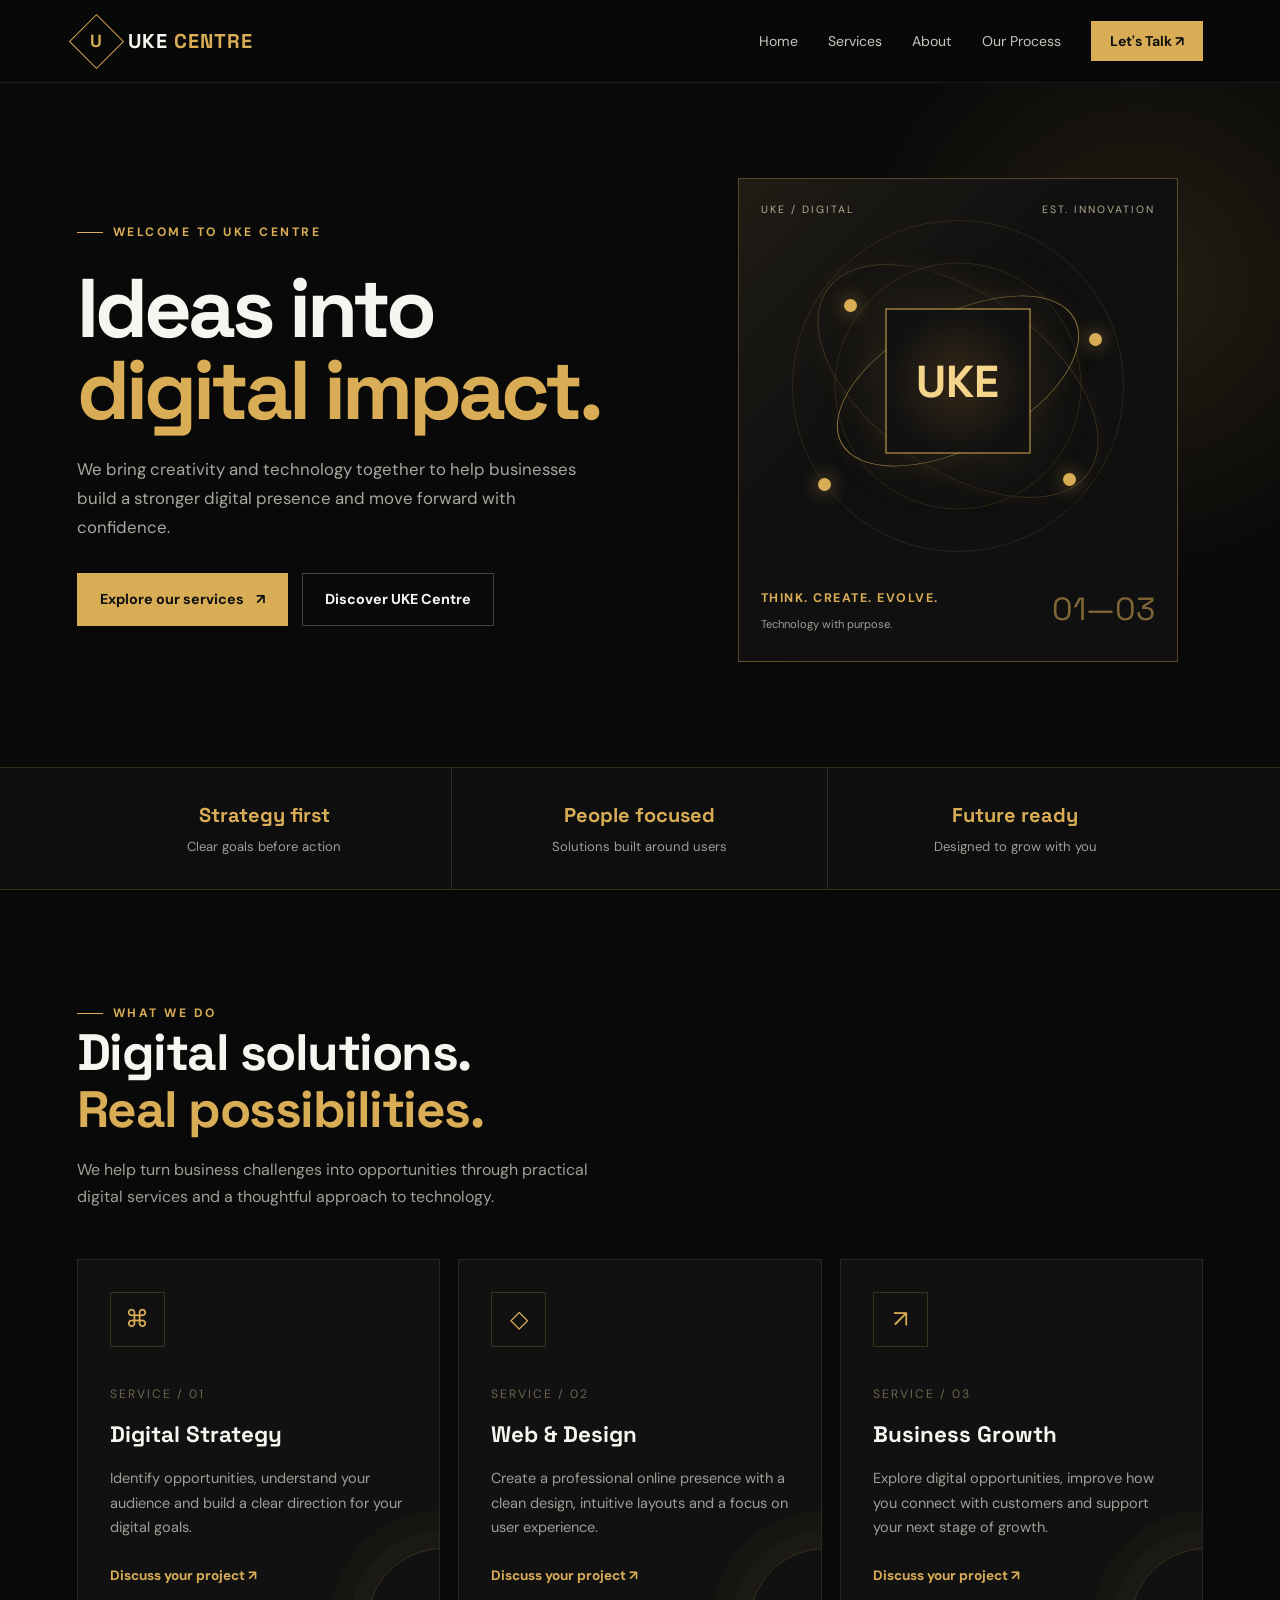
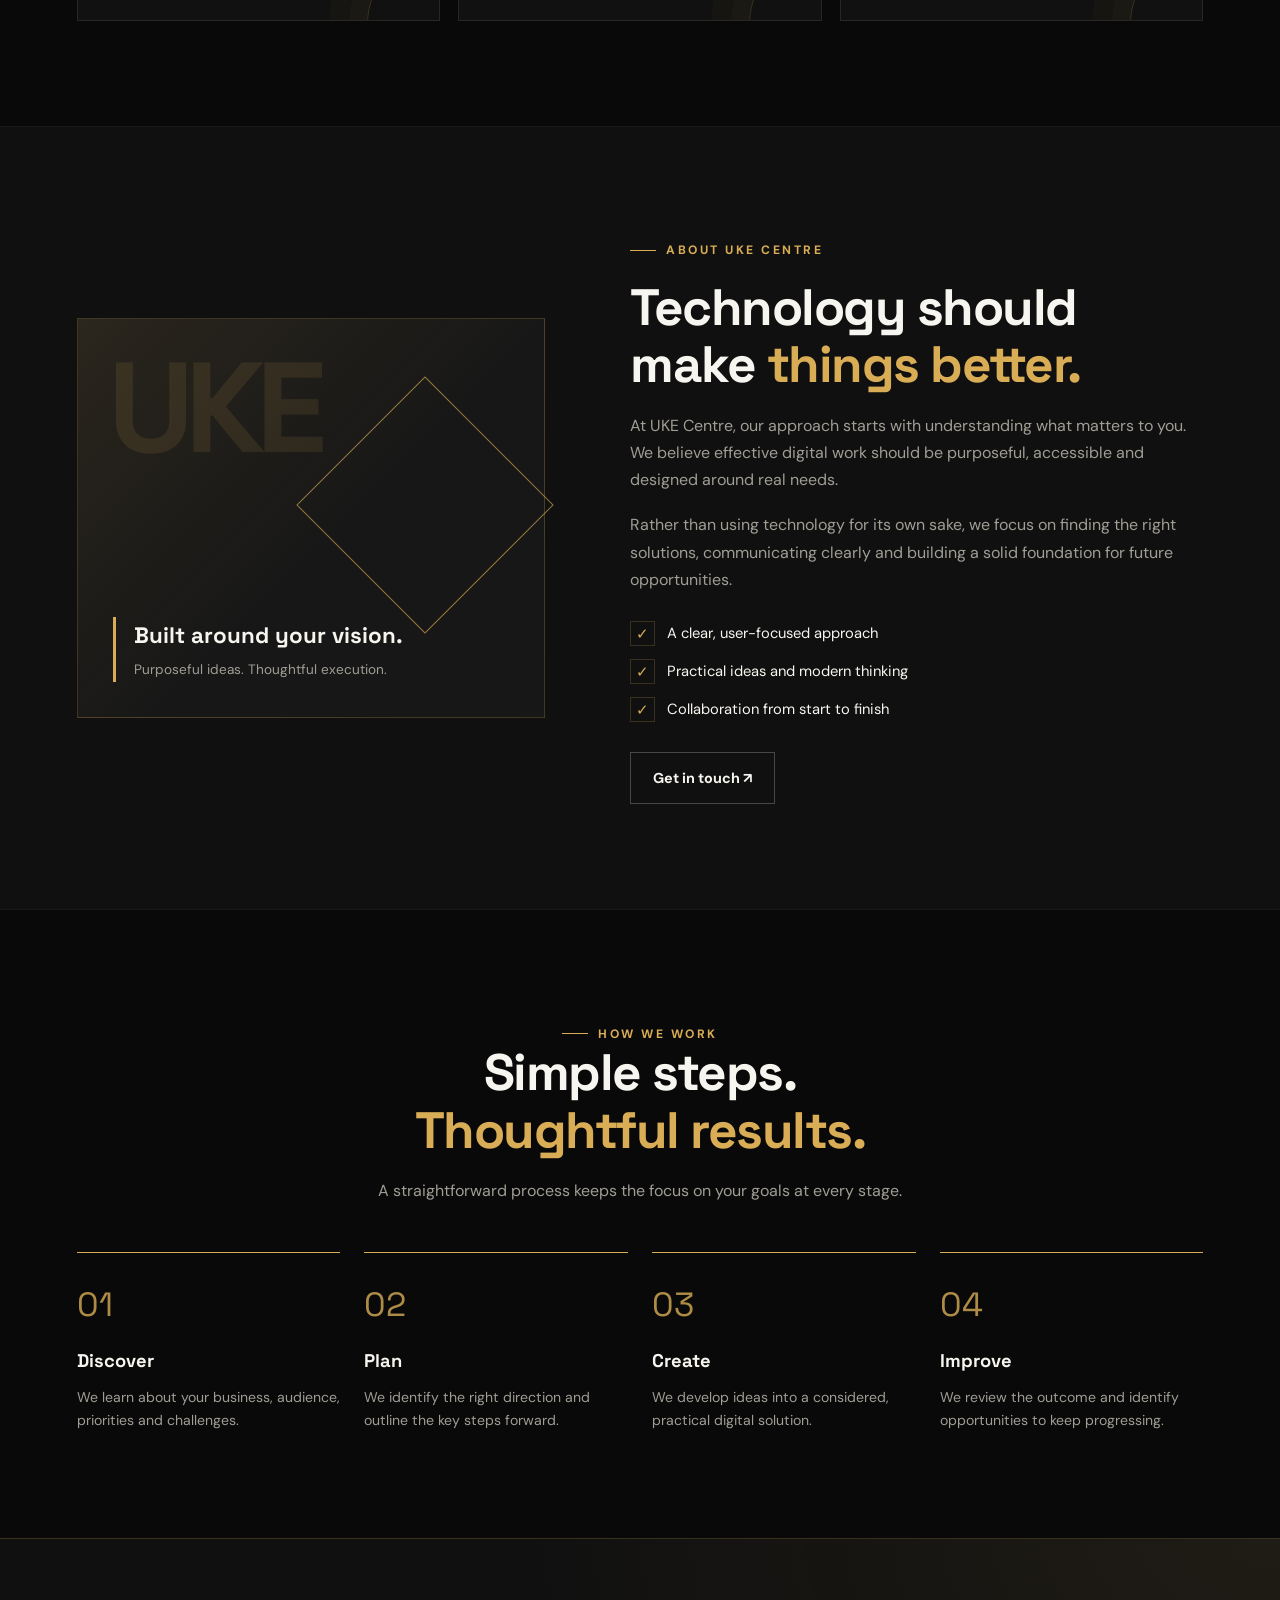
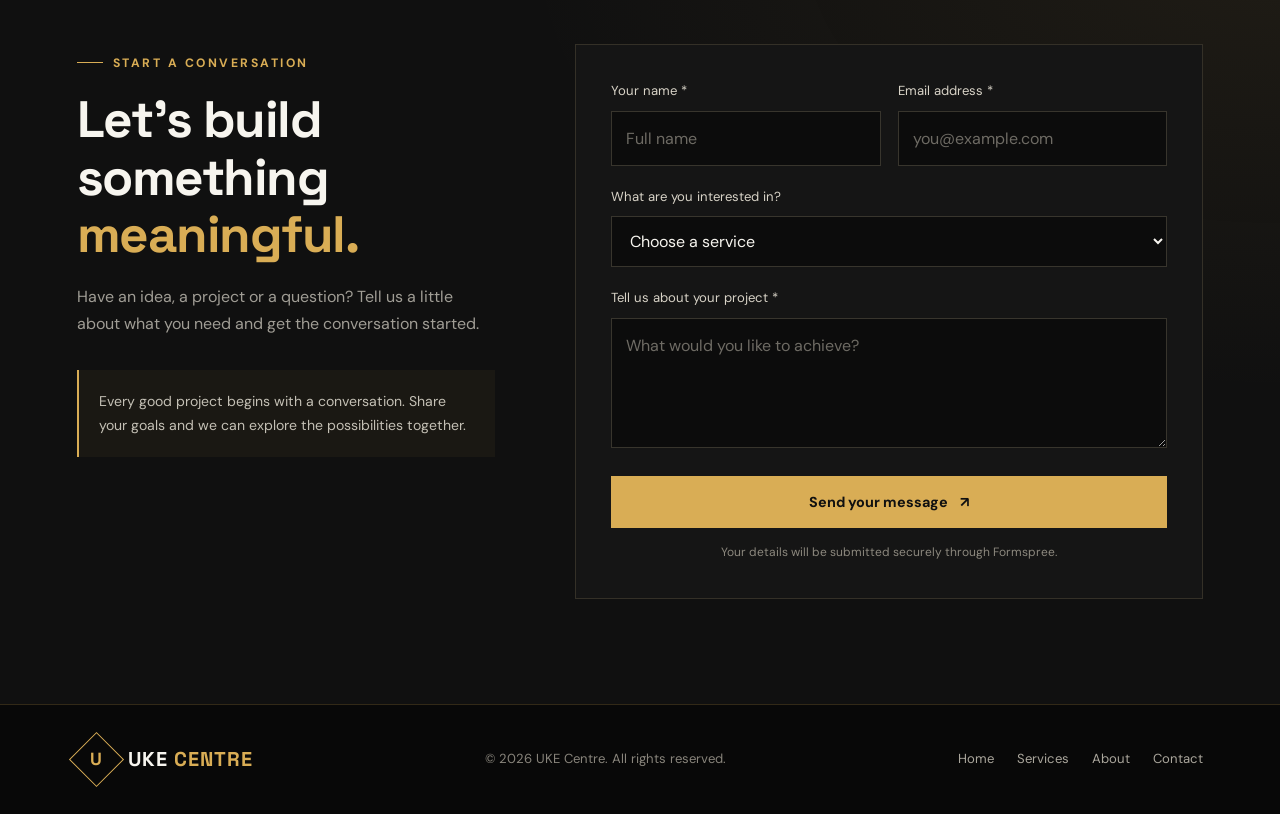
<file: index.html>
<!DOCTYPE html>
<html lang="en">
<head>
  <meta charset="UTF-8">
  <meta name="viewport" content="width=device-width, initial-scale=1.0">
  <meta name="theme-color" content="#080b12">
  <meta name="description" content="UKE Centre helps local businesses improve their digital presence through websites, social media content and practical business automation.">
  <meta name="google-site-verification" content="9gd80f7xpt3fOyl7hsOCejjf1IlKpAmHlDXnextJ7DM">
  <meta name="robots" content="index, follow">
  <title>UKE Centre | Digital Solutions for Growing Businesses</title>

  <style>
    @import url('https://fonts.googleapis.com/css2?family=DM+Sans:wght@400;500;600;700&family=Space+Grotesk:wght@400;500;600;700&display=swap');

    :root {
      --black: #090909;
      --panel: #111111;
      --panel-light: #171717;
      --gold: #d9ad55;
      --gold-light: #f4d58b;
      --white: #f7f5ef;
      --muted: #a09d95;
      --line: rgba(217, 173, 85, 0.2);
    }

    * {
      margin: 0;
      padding: 0;
      box-sizing: border-box;
    }

    html {
      scroll-behavior: smooth;
      scroll-padding-top: 90px;
    }

    body {
      background: var(--black);
      color: var(--white);
      font-family: 'DM Sans', sans-serif;
      line-height: 1.7;
      overflow-x: hidden;
    }

    a {
      color: inherit;
      text-decoration: none;
    }

    button, input, select, textarea {
      font: inherit;
    }

    button, a {
      -webkit-tap-highlight-color: transparent;
    }

    .container {
      width: min(1160px, 88%);
      margin: 0 auto;
    }

    .gold {
      color: var(--gold);
    }

    .eyebrow {
      display: inline-flex;
      align-items: center;
      gap: 10px;
      color: var(--gold);
      font-size: 0.76rem;
      font-weight: 700;
      letter-spacing: 2.5px;
      text-transform: uppercase;
    }

    .eyebrow::before {
      content: "";
      width: 26px;
      height: 1px;
      background: var(--gold);
    }

    h1, h2, h3, .brand {
      font-family: 'Space Grotesk', sans-serif;
    }

    h2 {
      font-size: clamp(2rem, 4vw, 3.25rem);
      line-height: 1.12;
      letter-spacing: -1.5px;
    }

    .section-copy {
      color: var(--muted);
      max-width: 560px;
      margin-top: 18px;
    }

    .section-heading {
      margin-bottom: 48px;
    }

    .section-heading.center {
      text-align: center;
    }

    .section-heading.center .eyebrow {
      justify-content: center;
    }

    .section-heading.center .section-copy {
      margin-left: auto;
      margin-right: auto;
    }

    /* Navigation */

    .navbar {
      position: sticky;
      top: 0;
      z-index: 100;
      background: rgba(9, 9, 9, 0.94);
      border-bottom: 1px solid rgba(255, 255, 255, 0.08);
      backdrop-filter: blur(18px);
    }

    .nav-inner {
      min-height: 82px;
      display: flex;
      align-items: center;
      justify-content: space-between;
      gap: 30px;
    }

    .brand {
      display: inline-flex;
      align-items: center;
      gap: 12px;
      font-size: 1.25rem;
      font-weight: 700;
      letter-spacing: 1px;
      white-space: nowrap;
    }

    .brand-mark {
      width: 39px;
      height: 39px;
      display: grid;
      place-items: center;
      border: 1px solid var(--gold);
      color: var(--gold);
      font-size: 1.1rem;
      transform: rotate(45deg);
    }

    .brand-mark span {
      transform: rotate(-45deg);
    }

    .nav-links {
      display: flex;
      align-items: center;
      gap: 30px;
      list-style: none;
    }

    .nav-links a {
      color: #c8c5bd;
      font-size: 0.88rem;
      transition: color 0.2s;
    }

    .nav-links a:hover {
      color: var(--gold);
    }

    .nav-links .nav-cta {
      padding: 11px 19px;
      background: var(--gold);
      color: #111;
      font-weight: 700;
    }

    .nav-cta:hover {
      background: var(--gold-light);
      color: #111 !important;
    }

    .menu-toggle {
      display: none;
      background: transparent;
      color: var(--gold);
      border: 1px solid var(--line);
      padding: 8px 12px;
      cursor: pointer;
      font-size: 1.25rem;
    }

    /* Hero */

    .hero {
      position: relative;
      min-height: 660px;
      display: flex;
      align-items: center;
      padding: 95px 0 105px;
      overflow: hidden;
      border-bottom: 1px solid var(--line);
    }

    .hero::before {
      content: "";
      position: absolute;
      width: 620px;
      height: 620px;
      border-radius: 50%;
      right: -170px;
      top: -110px;
      background: radial-gradient(circle, rgba(217,173,85,0.13), transparent 68%);
      pointer-events: none;
    }

    .hero-grid {
      display: grid;
      grid-template-columns: 1.08fr 0.92fr;
      gap: 60px;
      align-items: center;
      position: relative;
    }

    .hero h1 {
      max-width: 690px;
      font-size: clamp(3.3rem, 6.5vw, 5.8rem);
      line-height: 0.99;
      letter-spacing: -4px;
      margin: 24px 0;
    }

    .hero h1 span {
      display: block;
      color: var(--gold);
    }

    .hero-text {
      color: #aaa79f;
      max-width: 500px;
      font-size: 1.05rem;
      margin-bottom: 32px;
    }

    .hero-actions {
      display: flex;
      gap: 14px;
      flex-wrap: wrap;
    }

    .btn {
      min-height: 50px;
      padding: 13px 22px;
      display: inline-flex;
      align-items: center;
      justify-content: center;
      gap: 12px;
      border: 1px solid var(--gold);
      font-weight: 700;
      font-size: 0.9rem;
      transition: 0.2s ease;
    }

    .btn-primary {
      background: var(--gold);
      color: #101010;
    }

    .btn-primary:hover {
      background: var(--gold-light);
      transform: translateY(-2px);
    }

    .btn-secondary {
      color: var(--white);
      border-color: rgba(255,255,255,0.23);
    }

    .btn-secondary:hover {
      border-color: var(--gold);
      color: var(--gold);
    }

    /* Hero artwork */

    .hero-art {
      position: relative;
      min-height: 430px;
      display: grid;
      place-items: center;
    }

    .art-frame {
      width: min(100%, 440px);
      aspect-ratio: 0.91;
      position: relative;
      border: 1px solid rgba(217,173,85,0.35);
      background:
        linear-gradient(135deg, rgba(217,173,85,0.08), transparent 40%),
        #101010;
      overflow: hidden;
    }

    .art-frame::before,
    .art-frame::after {
      content: "";
      position: absolute;
      border: 1px solid rgba(217,173,85,0.13);
      border-radius: 50%;
      width: 330px;
      height: 330px;
      left: 50%;
      top: 43%;
      transform: translate(-50%, -50%);
    }

    .art-frame::after {
      width: 245px;
      height: 245px;
    }

    .art-top {
      position: absolute;
      top: 22px;
      left: 22px;
      right: 22px;
      display: flex;
      justify-content: space-between;
      color: #b5aa90;
      font-size: 0.66rem;
      letter-spacing: 2px;
      z-index: 2;
    }

    .art-orbit {
      position: absolute;
      width: 265px;
      height: 265px;
      border: 1px solid rgba(217,173,85,0.65);
      border-radius: 50%;
      top: 42%;
      left: 50%;
      transform: translate(-50%, -50%) rotate(-28deg) scaleY(0.5);
      box-shadow: 0 0 35px rgba(217,173,85,0.06);
    }

    .art-orbit.two {
      transform: translate(-50%, -50%) rotate(35deg) scaleY(0.55);
      width: 320px;
      height: 320px;
      border-color: rgba(217,173,85,0.25);
    }

    .art-core {
      position: absolute;
      width: 145px;
      height: 145px;
      top: 42%;
      left: 50%;
      transform: translate(-50%, -50%);
      display: grid;
      place-items: center;
      border: 1px solid var(--gold);
      background: radial-gradient(circle, #342817, #111 72%);
      box-shadow: 0 0 65px rgba(217,173,85,0.14);
      color: var(--gold-light);
      font-family: 'Space Grotesk', sans-serif;
      font-size: 2.8rem;
      font-weight: 700;
    }

    .art-node {
      position: absolute;
      z-index: 2;
      width: 13px;
      height: 13px;
      background: var(--gold);
      border-radius: 50%;
      box-shadow: 0 0 18px rgba(217,173,85,0.65);
    }

    .node-one { top: 25%; left: 24%; }
    .node-two { top: 32%; right: 17%; }
    .node-three { top: 61%; right: 23%; }
    .node-four { top: 62%; left: 18%; }

    .art-bottom {
      position: absolute;
      bottom: 24px;
      left: 22px;
      right: 22px;
      display: flex;
      align-items: end;
      justify-content: space-between;
      z-index: 2;
    }

    .art-bottom strong {
      display: block;
      color: var(--gold);
      font-size: 0.78rem;
      letter-spacing: 1.5px;
    }

    .art-bottom small {
      color: var(--muted);
      font-size: 0.7rem;
    }

    .art-number {
      font-family: 'Space Grotesk', sans-serif;
      font-size: 2rem;
      color: rgba(217,173,85,0.55);
    }

    /* Stats */

    .stats {
      background: #0e0e0e;
      border-bottom: 1px solid var(--line);
    }

    .stats-grid {
      display: grid;
      grid-template-columns: repeat(3, 1fr);
    }

    .stat {
      padding: 30px 22px;
      text-align: center;
      border-right: 1px solid var(--line);
    }

    .stat:last-child {
      border-right: 0;
    }

    .stat strong {
      display: block;
      font-family: 'Space Grotesk', sans-serif;
      font-size: 1.25rem;
      color: var(--gold);
    }

    .stat span {
      color: var(--muted);
      font-size: 0.82rem;
    }

    /* Services */

    .section {
      padding: 105px 0;
    }

    .services-grid {
      display: grid;
      grid-template-columns: repeat(3, 1fr);
      gap: 18px;
    }

    .service-card {
      position: relative;
      min-height: 330px;
      padding: 32px;
      background: var(--panel);
      border: 1px solid #292722;
      transition: transform 0.25s, border-color 0.25s;
      overflow: hidden;
    }

    .service-card:hover {
      transform: translateY(-7px);
      border-color: var(--gold);
    }

    .service-card::after {
      content: "";
      position: absolute;
      width: 150px;
      height: 150px;
      right: -80px;
      bottom: -80px;
      border: 1px solid rgba(217,173,85,0.2);
      border-radius: 50%;
      box-shadow: 0 0 0 18px rgba(217,173,85,0.025),
                  0 0 0 38px rgba(217,173,85,0.02);
    }

    .service-icon {
      width: 55px;
      height: 55px;
      display: grid;
      place-items: center;
      border: 1px solid var(--line);
      color: var(--gold);
      font-size: 1.5rem;
      margin-bottom: 32px;
    }

    .service-number {
      color: #6f654f;
      font-size: 0.76rem;
      letter-spacing: 2px;
    }

    .service-card h3 {
      font-size: 1.4rem;
      margin: 10px 0 13px;
    }

    .service-card p {
      color: var(--muted);
      font-size: 0.91rem;
    }

    .service-link {
      display: inline-block;
      margin-top: 23px;
      color: var(--gold);
      font-size: 0.85rem;
      font-weight: 700;
    }

    /* About */

    .about {
      background: #101010;
      border-top: 1px solid rgba(255,255,255,0.04);
      border-bottom: 1px solid rgba(255,255,255,0.04);
    }

    .about-grid {
      display: grid;
      grid-template-columns: 0.9fr 1.1fr;
      gap: 85px;
      align-items: center;
    }

    .about-visual {
      min-height: 400px;
      position: relative;
      padding: 35px;
      background:
        linear-gradient(135deg, rgba(217,173,85,0.1), transparent 55%),
        #171717;
      border: 1px solid var(--line);
      display: flex;
      align-items: end;
    }

    .about-visual::before {
      content: "UKE";
      position: absolute;
      top: 25px;
      left: 30px;
      font-family: 'Space Grotesk', sans-serif;
      font-size: clamp(5rem, 10vw, 8rem);
      font-weight: 700;
      letter-spacing: -9px;
      color: rgba(217,173,85,0.11);
      line-height: 1;
    }

    .about-visual::after {
      content: "";
      position: absolute;
      width: 180px;
      height: 180px;
      border: 1px solid var(--gold);
      right: 28px;
      top: 95px;
      transform: rotate(45deg);
      opacity: 0.65;
    }

    .visual-caption {
      position: relative;
      z-index: 2;
      border-left: 3px solid var(--gold);
      padding-left: 18px;
    }

    .visual-caption strong {
      display: block;
      font-family: 'Space Grotesk', sans-serif;
      font-size: 1.4rem;
    }

    .visual-caption span {
      color: var(--muted);
      font-size: 0.85rem;
    }

    .about-content h2 {
      margin-top: 18px;
    }

    .about-content p {
      color: var(--muted);
      margin-top: 18px;
    }

    .benefits {
      margin-top: 28px;
      display: grid;
      gap: 13px;
    }

    .benefit {
      display: flex;
      align-items: center;
      gap: 12px;
      font-size: 0.92rem;
    }

    .check {
      color: var(--gold);
      width: 25px;
      height: 25px;
      display: grid;
      place-items: center;
      border: 1px solid var(--line);
      flex-shrink: 0;
    }

    /* Process */

    .process-grid {
      display: grid;
      grid-template-columns: repeat(4, 1fr);
      gap: 24px;
    }

    .process-step {
      border-top: 1px solid var(--gold);
      padding-top: 23px;
    }

    .process-step .step-number {
      color: var(--gold);
      font-family: 'Space Grotesk', sans-serif;
      font-size: 2.1rem;
      opacity: 0.8;
    }

    .process-step h3 {
      margin: 12px 0 9px;
      font-size: 1.15rem;
    }

    .process-step p {
      color: var(--muted);
      font-size: 0.88rem;
    }

    /* Contact */

    .contact {
      background:
        radial-gradient(ellipse at 100% 0%, rgba(217,173,85,0.08), transparent 42%),
        #101010;
      border-top: 1px solid var(--line);
    }

    .contact-grid {
      display: grid;
      grid-template-columns: 0.8fr 1.2fr;
      gap: 80px;
    }

    .contact-copy h2 {
      margin-top: 18px;
    }

    .contact-copy p {
      color: var(--muted);
      margin-top: 20px;
    }

    .contact-note {
      margin-top: 32px;
      padding: 20px;
      border-left: 2px solid var(--gold);
      background: rgba(217,173,85,0.05);
      color: #c4c0b5;
      font-size: 0.88rem;
    }

    .contact-form {
      padding: 35px;
      background: #151515;
      border: 1px solid #343027;
    }

    .form-row {
      display: grid;
      grid-template-columns: 1fr 1fr;
      gap: 17px;
    }

    .field {
      margin-bottom: 20px;
    }

    .field label {
      display: block;
      color: #d8d3c7;
      font-size: 0.82rem;
      margin-bottom: 8px;
    }

    .field input,
    .field select,
    .field textarea {
      width: 100%;
      padding: 13px 14px;
      background: #0c0c0c;
      border: 1px solid #38352d;
      border-radius: 0;
      color: var(--white);
      outline: none;
    }

    .field input:focus,
    .field select:focus,
    .field textarea:focus {
      border-color: var(--gold);
    }

    .field textarea {
      resize: vertical;
      min-height: 130px;
    }

    .field input::placeholder,
    .field textarea::placeholder {
      color: #6e6b64;
    }

    .submit-btn {
      width: 100%;
      cursor: pointer;
    }

    .form-note {
      color: #8c887e;
      font-size: 0.75rem;
      margin-top: 14px;
      text-align: center;
    }

    /* Footer */

    footer {
      background: #080808;
      border-top: 1px solid var(--line);
      padding: 35px 0;
    }

    .footer-inner {
      display: flex;
      align-items: center;
      justify-content: space-between;
      gap: 25px;
      flex-wrap: wrap;
    }

    .footer-inner p {
      color: #88847b;
      font-size: 0.82rem;
    }

    .footer-links {
      display: flex;
      gap: 23px;
      flex-wrap: wrap;
    }

    .footer-links a {
      color: #aaa69c;
      font-size: 0.82rem;
    }

    .footer-links a:hover {
      color: var(--gold);
    }

    /* Responsive */

    @media (max-width: 900px) {
      .nav-links {
        gap: 17px;
      }

      .hero-grid {
        gap: 25px;
      }

      .hero h1 {
        font-size: clamp(3rem, 7vw, 4.5rem);
      }

      .services-grid {
        grid-template-columns: repeat(2, 1fr);
      }

      .service-card:last-child {
        grid-column: 1 / -1;
      }

      .about-grid,
      .contact-grid {
        gap: 40px;
      }

      .process-grid {
        grid-template-columns: repeat(2, 1fr);
        row-gap: 35px;
      }
    }

    @media (max-width: 680px) {
      .container {
        width: 90%;
      }

      .nav-inner {
        min-height: 72px;
      }

      .menu-toggle {
        display: block;
      }

      .nav-links {
        display: none;
        position: absolute;
        top: 72px;
        left: 0;
        right: 0;
        padding: 20px 5% 26px;
        background: #0b0b0b;
        border-bottom: 1px solid var(--line);
        flex-direction: column;
        align-items: stretch;
        gap: 0;
      }

      .nav-links.open {
        display: flex;
      }

      .nav-links li a {
        display: block;
        padding: 13px 0;
      }

      .nav-links .nav-cta {
        text-align: center;
        margin-top: 10px;
      }

      .hero {
        min-height: auto;
        padding: 75px 0 65px;
      }

      .hero-grid {
        grid-template-columns: 1fr;
        gap: 30px;
      }

      .hero h1 {
        font-size: clamp(3.2rem, 13vw, 5rem);
        letter-spacing: -2.5px;
      }

      .hero-art {
        min-height: 360px;
      }

      .art-frame {
        max-width: 360px;
      }

      .stats-grid {
        grid-template-columns: 1fr;
      }

      .stat {
        border-right: 0;
        border-bottom: 1px solid var(--line);
        padding: 21px;
      }

      .stat:last-child {
        border-bottom: 0;
      }

      .section {
        padding: 75px 0;
      }

      .section-heading {
        margin-bottom: 32px;
      }

      .services-grid {
        grid-template-columns: 1fr;
      }

      .service-card:last-child {
        grid-column: auto;
      }

      .service-card {
        min-height: 280px;
        padding: 27px;
      }

      .about-grid,
      .contact-grid {
        grid-template-columns: 1fr;
        gap: 35px;
      }

      .about-visual {
        min-height: 310px;
      }

      .process-grid {
        grid-template-columns: 1fr;
      }

      .form-row {
        grid-template-columns: 1fr;
        gap: 0;
      }

      .contact-form {
        padding: 23px;
      }

      .footer-inner {
        flex-direction: column;
        align-items: flex-start;
      }

      .footer-links {
        gap: 17px;
      }
    }

    @media (prefers-reduced-motion: reduce) {
      *, *::before, *::after {
        scroll-behavior: auto !important;
        transition-duration: 0.01ms !important;
      }
    }
  </style>
</head>

<body>

  <header class="navbar">
    <div class="container nav-inner">
      <a class="brand" href="#home" aria-label="UKE Centre home">
        <span class="brand-mark"><span>U</span></span>
        <span>UKE <span class="gold">CENTRE</span></span>
      </a>

      <button class="menu-toggle" id="menuToggle" aria-label="Open navigation" aria-expanded="false">
        ☰
      </button>

      <nav aria-label="Main navigation">
        <ul class="nav-links" id="navLinks">
          <li><a href="#home">Home</a></li>
          <li><a href="#services">Services</a></li>
          <li><a href="#about">About</a></li>
          <li><a href="#process">Our Process</a></li>
          <li><a class="nav-cta" href="#contact">Let's Talk ↗</a></li>
        </ul>
      </nav>
    </div>
  </header>

  <main>
    <section class="hero" id="home">
      <div class="container hero-grid">
        <div>
          <span class="eyebrow">Welcome to UKE Centre</span>
          <h1>Ideas into <span>digital impact.</span></h1>
          <p class="hero-text">
            We bring creativity and technology together to help businesses
            build a stronger digital presence and move forward with confidence.
          </p>

          <div class="hero-actions">
            <a class="btn btn-primary" href="#services">Explore our services <span>↗</span></a>
            <a class="btn btn-secondary" href="#about">Discover UKE Centre</a>
          </div>
        </div>

        <div class="hero-art" aria-label="Abstract gold digital technology artwork">
          <div class="art-frame">
            <div class="art-top">
              <span>UKE / DIGITAL</span>
              <span>EST. INNOVATION</span>
            </div>
            <div class="art-orbit"></div>
            <div class="art-orbit two"></div>
            <div class="art-core">UKE</div>
            <span class="art-node node-one"></span>
            <span class="art-node node-two"></span>
            <span class="art-node node-three"></span>
            <span class="art-node node-four"></span>
            <div class="art-bottom">
              <div>
                <strong>THINK. CREATE. EVOLVE.</strong>
                <small>Technology with purpose.</small>
              </div>
              <span class="art-number">01—03</span>
            </div>
          </div>
        </div>
      </div>
    </section>

    <section class="stats" aria-label="Our approach">
      <div class="container stats-grid">
        <div class="stat">
          <strong>Strategy first</strong>
          <span>Clear goals before action</span>
        </div>
        <div class="stat">
          <strong>People focused</strong>
          <span>Solutions built around users</span>
        </div>
        <div class="stat">
          <strong>Future ready</strong>
          <span>Designed to grow with you</span>
        </div>
      </div>
    </section>

    <section class="section" id="services">
      <div class="container">
        <div class="section-heading">
          <span class="eyebrow">What we do</span>
          <h2>Digital solutions.<br><span class="gold">Real possibilities.</span></h2>
          <p class="section-copy">
            We help turn business challenges into opportunities through
            practical digital services and a thoughtful approach to technology.
          </p>
        </div>

        <div class="services-grid">
          <article class="service-card">
            <div class="service-icon">⌘</div>
            <span class="service-number">SERVICE / 01</span>
            <h3>Digital Strategy</h3>
            <p>
              Identify opportunities, understand your audience and build a
              clear direction for your digital goals.
            </p>
            <a class="service-link" href="#contact" data-service="Digital Strategy">
              Discuss your project ↗
            </a>
          </article>

          <article class="service-card">
            <div class="service-icon">◇</div>
            <span class="service-number">SERVICE / 02</span>
            <h3>Web & Design</h3>
            <p>
              Create a professional online presence with a clean design,
              intuitive layouts and a focus on user experience.
            </p>
            <a class="service-link" href="#contact" data-service="Web & Design">
              Discuss your project ↗
            </a>
          </article>

          <article class="service-card">
            <div class="service-icon">↗</div>
            <span class="service-number">SERVICE / 03</span>
            <h3>Business Growth</h3>
            <p>
              Explore digital opportunities, improve how you connect with
              customers and support your next stage of growth.
            </p>
            <a class="service-link" href="#contact" data-service="Business Growth">
              Discuss your project ↗
            </a>
          </article>
        </div>
      </div>
    </section>

    <section class="section about" id="about">
      <div class="container about-grid">
        <div class="about-visual">
          <div class="visual-caption">
            <strong>Built around your vision.</strong>
            <span>Purposeful ideas. Thoughtful execution.</span>
          </div>
        </div>

        <div class="about-content">
          <span class="eyebrow">About UKE Centre</span>
          <h2>Technology should make <span class="gold">things better.</span></h2>
          <p>
            At UKE Centre, our approach starts with understanding what matters
            to you. We believe effective digital work should be purposeful,
            accessible and designed around real needs.
          </p>
          <p>
            Rather than using technology for its own sake, we focus on finding
            the right solutions, communicating clearly and building a solid
            foundation for future opportunities.
          </p>

          <div class="benefits">
            <div class="benefit"><span class="check">✓</span> A clear, user-focused approach</div>
            <div class="benefit"><span class="check">✓</span> Practical ideas and modern thinking</div>
            <div class="benefit"><span class="check">✓</span> Collaboration from start to finish</div>
          </div>

          <div style="margin-top: 30px">
            <a class="btn btn-secondary" href="#contact">Get in touch ↗</a>
          </div>
        </div>
      </div>
    </section>

    <section class="section" id="process">
      <div class="container">
        <div class="section-heading center">
          <span class="eyebrow">How we work</span>
          <h2>Simple steps.<br><span class="gold">Thoughtful results.</span></h2>
          <p class="section-copy">
            A straightforward process keeps the focus on your goals at every stage.
          </p>
        </div>

        <div class="process-grid">
          <article class="process-step">
            <span class="step-number">01</span>
            <h3>Discover</h3>
            <p>We learn about your business, audience, priorities and challenges.</p>
          </article>

          <article class="process-step">
            <span class="step-number">02</span>
            <h3>Plan</h3>
            <p>We identify the right direction and outline the key steps forward.</p>
          </article>

          <article class="process-step">
            <span class="step-number">03</span>
            <h3>Create</h3>
            <p>We develop ideas into a considered, practical digital solution.</p>
          </article>

          <article class="process-step">
            <span class="step-number">04</span>
            <h3>Improve</h3>
            <p>We review the outcome and identify opportunities to keep progressing.</p>
          </article>
        </div>
      </div>
    </section>

    <section class="section contact" id="contact">
      <div class="container contact-grid">
        <div class="contact-copy">
          <span class="eyebrow">Start a conversation</span>
          <h2>Let's build something <span class="gold">meaningful.</span></h2>
          <p>
            Have an idea, a project or a question? Tell us a little about what
            you need and get the conversation started.
          </p>
          <div class="contact-note">
            Every good project begins with a conversation. Share your goals
            and we can explore the possibilities together.
          </div>
        </div>

        <form class="contact-form" action="https://formspree.io/f/mljgavyk" method="POST">
          <div class="form-row">
            <div class="field">
              <label for="name">Your name *</label>
              <input id="name" name="name" type="text" placeholder="Full name" required>
            </div>
            <div class="field">
              <label for="email">Email address *</label>
              <input id="email" name="email" type="email" placeholder="you@example.com" required>
            </div>
          </div>

          <div class="field">
            <label for="service">What are you interested in?</label>
            <select id="service" name="service">
              <option value="">Choose a service</option>
              <option>Digital Strategy</option>
              <option>Web & Design</option>
              <option>Business Growth</option>
              <option>Something else</option>
            </select>
          </div>

          <div class="field">
            <label for="message">Tell us about your project *</label>
            <textarea id="message" name="message" placeholder="What would you like to achieve?" required></textarea>
          </div>

          <button class="btn btn-primary submit-btn" type="submit">
            Send your message <span>↗</span>
          </button>
          <p class="form-note">Your details will be submitted securely through Formspree.</p>
        </form>
      </div>
    </section>
  </main>

  <footer>
    <div class="container footer-inner">
      <a class="brand" href="#home">
        <span class="brand-mark"><span>U</span></span>
        <span>UKE <span class="gold">CENTRE</span></span>
      </a>

      <p>© <span id="year"></span> UKE Centre. All rights reserved.</p>

      <div class="footer-links">
        <a href="#home">Home</a>
        <a href="#services">Services</a>
        <a href="#about">About</a>
        <a href="#contact">Contact</a>
      </div>
    </div>
  </footer>

  <script>
    const menuToggle = document.getElementById('menuToggle');
    const navLinks = document.getElementById('navLinks');

    menuToggle.addEventListener('click', () => {
      const isOpen = navLinks.classList.toggle('open');
      menuToggle.setAttribute('aria-expanded', String(isOpen));
      menuToggle.setAttribute('aria-label', isOpen ? 'Close navigation' : 'Open navigation');
      menuToggle.textContent = isOpen ? '✕' : '☰';
    });

    navLinks.querySelectorAll('a').forEach(link => {
      link.addEventListener('click', () => {
        navLinks.classList.remove('open');
        menuToggle.setAttribute('aria-expanded', 'false');
        menuToggle.setAttribute('aria-label', 'Open navigation');
        menuToggle.textContent = '☰';
      });
    });

    document.getElementById('year').textContent = new Date().getFullYear();

    document.querySelectorAll('[data-service]').forEach(link => {
      link.addEventListener('click', () => {
        const serviceSelect = document.getElementById('service');
        serviceSelect.value = link.dataset.service;
      });
    });
  </script>

</body>
</html>
</file>
